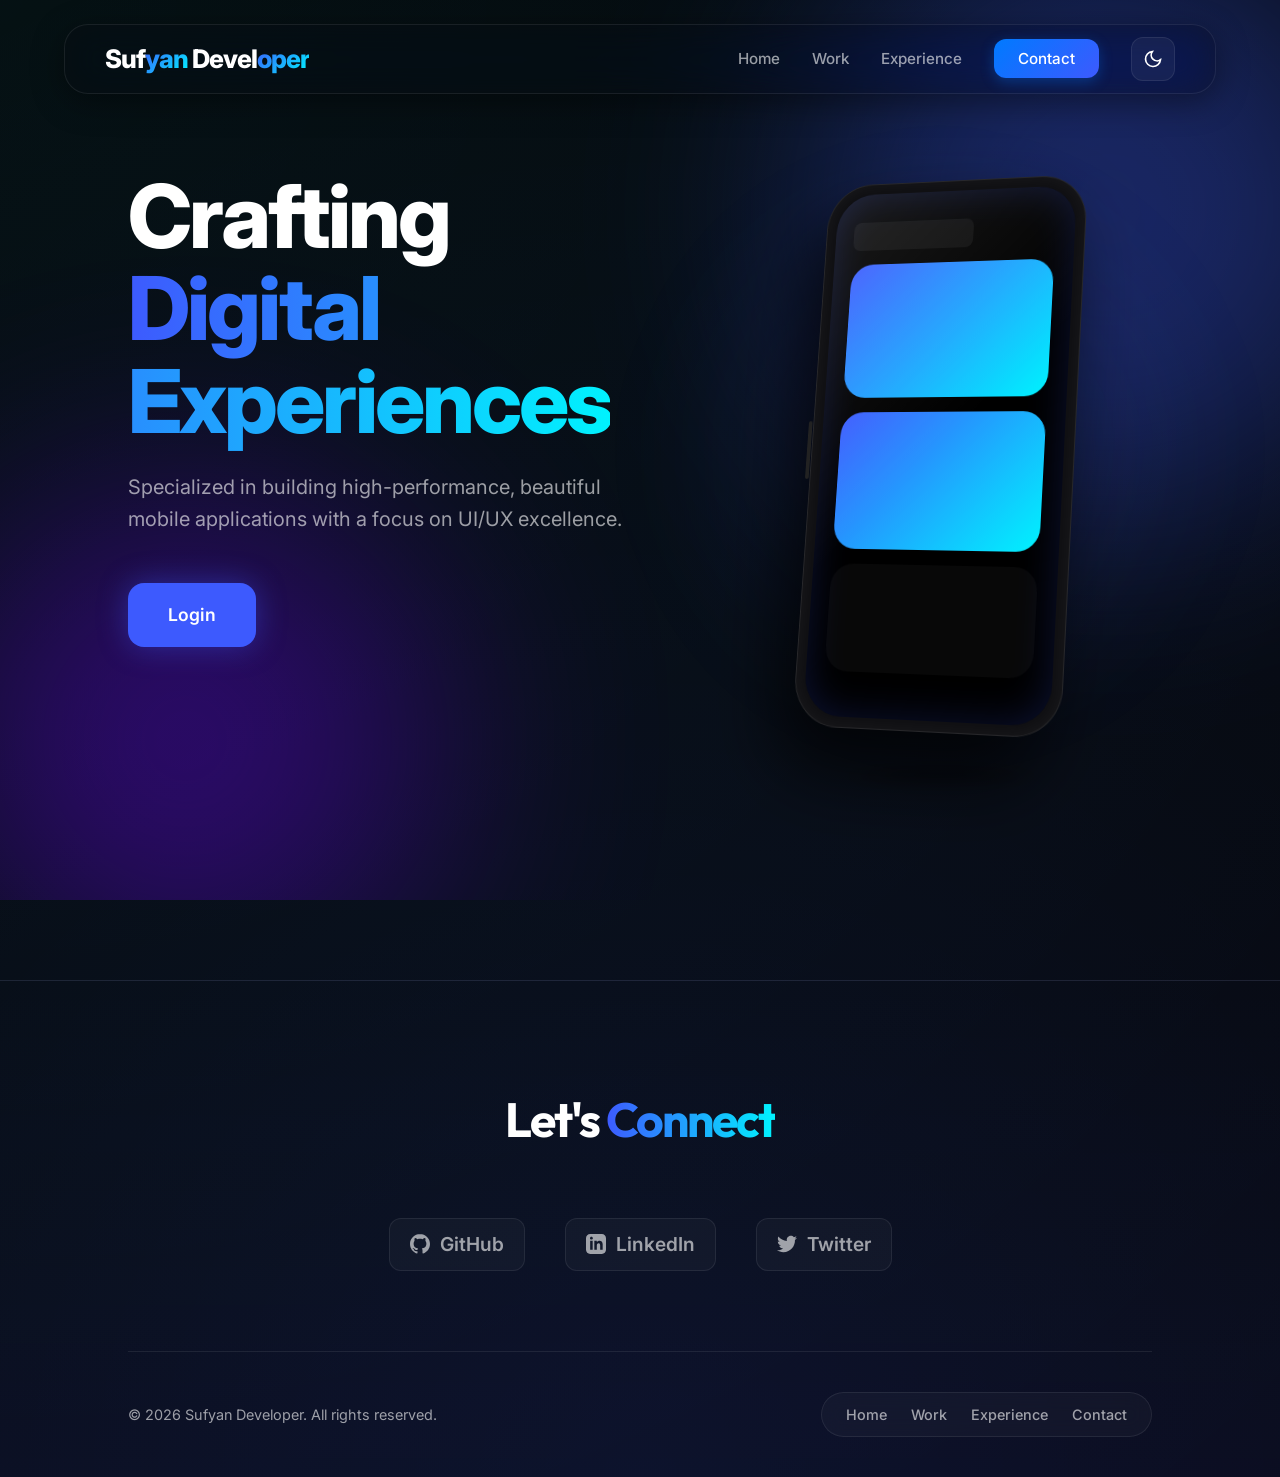
<file: index.html>
<!DOCTYPE html>
<html lang="en">

<head>
    <meta charset="UTF-8">
    <meta name="viewport" content="width=device-width, initial-scale=1.0">
    <title>Sufyan | Mobile App Developer Portfolio</title>
    <meta name="description"
        content="High-end, modern portfolio of a Mobile App Developer specializing in crafting premium digital experiences.">
    <link rel="preconnect" href="https://fonts.googleapis.com">
    <link rel="preconnect" href="https://fonts.gstatic.com" crossorigin>
    <link
        href="https://fonts.googleapis.com/css2?family=Inter:wght@300;400;600;800&family=Outfit:wght@300;400;600;800&display=swap"
        rel="stylesheet">
    <link rel="stylesheet" href="style.css">
</head>

<body>
    <header>
        <nav class="glass-nav">
            <div class="user-info" id="userInfoHeader">
                <div class="user-avatar" id="avatarInitials" title="Click to change photo">
                    <span id="initialsText">S</span>
                </div>
                <input type="file" id="avatarInput" accept="image/*" style="display: none;">
                <div class="user-details">
                    <span class="user-name" id="userNameDisplay">Sufyan</span>
                    <span class="user-email" id="userEmailDisplay">sufyan@example.com</span>
                </div>
                <span class="logout-btn" id="logoutBtn">Logout</span>
            </div>
            <div class="logo">Suf<span>yan</span> Devel<span>oper</span></div>
            <ul class="nav-links">
                <li><a href="index.html#hero">Home</a></li>
                <li><a href="work.html">Work</a></li>
                <li><a href="experience.html">Experience</a></li>
                <li><a href="contact.html" class="btn-primary" id="contactBtnNav">Contact</a></li>
                <li class="theme-switch-wrapper">
                    <button id="themeToggle" class="theme-toggle" aria-label="Toggle dark/light mode">
                        <svg class="sun-icon" viewBox="0 0 24 24" fill="none" stroke="currentColor" stroke-width="2">
                            <circle cx="12" cy="12" r="5"></circle>
                            <line x1="12" y1="1" x2="12" y2="3"></line>
                            <line x1="12" y1="21" x2="12" y2="23"></line>
                            <line x1="4.22" y1="4.22" x2="5.64" y2="5.64"></line>
                            <line x1="18.36" y1="18.36" x2="19.78" y2="19.78"></line>
                            <line x1="1" y1="12" x2="3" y2="12"></line>
                            <line x1="21" y1="12" x2="23" y2="12"></line>
                            <line x1="4.22" y1="19.78" x2="5.64" y2="18.36"></line>
                            <line x1="18.36" y1="5.64" x2="19.78" y2="4.22"></line>
                        </svg>
                        <svg class="moon-icon" viewBox="0 0 24 24" fill="none" stroke="currentColor" stroke-width="2">
                            <path d="M21 12.79A9 9 0 1 1 11.21 3 7 7 0 0 0 21 12.79z"></path>
                        </svg>
                    </button>
                </li>
            </ul>
        </nav>
    </header>

    <main>
        <section id="hero" class="hero">
            <div class="hero-container">
                <div class="hero-content">
                    <h1 class="reveal-text">Crafting <br><span class="accent-text">Digital Experiences</span></h1>
                    <p class="hero-subtitle">Specialized in building high-performance, beautiful mobile applications
                        with a focus on UI/UX excellence.</p>
                    <div class="hero-btns">
                        <a href="contact.html" class="btn-glow">Login</a>
                    </div>
                </div>

                <div class="hero-visual">
                    <div class="phone-wrapper">
                        <div class="phone-3d">
                            <div class="phone-screen">
                                <div class="app-ui">
                                    <div class="app-header"></div>
                                    <div class="app-card"></div>
                                    <div class="app-card secondary"></div>
                                    <div class="app-stats"></div>
                                    <div class="app-tabs">
                                        <span></span><span></span><span></span><span></span>
                                    </div>
                                </div>
                            </div>
                        </div>
                        <div class="phone-shadow"></div>
                    </div>
                    <div class="glow-sphere"></div>
                </div>
            </div>
            <div class="background-decor">
                <div class="blob blob-1"></div>
                <div class="blob blob-2"></div>
            </div>
        </section>


    </main>

    <footer class="premium-footer">
        <div class="footer-top">
            <h2 class="reveal-up">Let's <span class="accent-text">Connect</span></h2>
        </div>
        <div class="footer-social-links reveal-up">
            <a href="https://github.com" target="_blank">
                <svg viewBox="0 0 24 24">
                    <path
                        d="M12 0c-6.626 0-12 5.373-12 12 0 5.302 3.438 9.8 8.207 11.387.599.111.793-.261.793-.577v-2.234c-3.338.726-4.041-1.416-4.041-1.416-.546-1.387-1.333-1.756-1.333-1.756-1.089-.745.083-.729.083-.729 1.205.084 1.839 1.237 1.839 1.237 1.07 1.834 2.807 1.304 3.492.997.107-.775.418-1.305.762-1.604-2.665-.305-5.467-1.334-5.467-5.931 0-1.311.469-2.381 1.236-3.221-.124-.303-.535-1.524.117-3.176 0 0 1.008-.322 3.301 1.23.957-.266 1.983-.399 3.003-.404 1.02.005 2.047.138 3.006.404 2.291-1.552 3.297-1.23 3.297-1.23.653 1.653.242 2.874.118 3.176.77.84 1.235 1.911 1.235 3.221 0 4.609-2.807 5.624-5.479 5.921.43.372.823 1.102.823 2.222v3.293c0 .319.192.694.801.576 4.765-1.589 8.199-6.086 8.199-11.386 0-6.627-5.373-12-12-12z" />
                </svg>
                GitHub
            </a>
            <a href="https://linkedin.com" target="_blank">
                <svg viewBox="0 0 24 24">
                    <path
                        d="M19 0h-14c-2.761 0-5 2.239-5 5v14c0 2.761 2.239 5 5 5h14c2.761 0 5-2.239 5-5v-14c0-2.761-2.239-5-5-5zm-11 19h-3v-11h3v11zm-1.5-12.268c-.966 0-1.75-.79-1.75-1.764s.784-1.764 1.75-1.764 1.75.79 1.75 1.764-.783 1.764-1.75 1.764zm13.5 12.268h-3v-5.604c0-3.368-4-3.113-4 0v5.604h-3v-11h3v1.765c1.396-2.586 7-2.777 7 2.476v6.759z" />
                </svg>
                LinkedIn
            </a>
            <a href="https://twitter.com" target="_blank">
                <svg viewBox="0 0 24 24">
                    <path
                        d="M24 4.557c-.883.392-1.832.656-2.828.775 1.017-.609 1.798-1.574 2.165-2.724-.951.564-2.005.974-3.127 1.195-.897-.957-2.178-1.555-3.594-1.555-3.179 0-5.515 2.966-4.797 6.045-4.091-.205-7.719-2.165-10.148-5.144-1.29 2.213-.669 5.108 1.523 6.574-.806-.026-1.566-.247-2.229-.616-.054 2.281 1.581 4.415 3.949 4.89-.693.188-1.452.232-2.224.084.626 1.956 2.444 3.379 4.6 3.419-2.07 1.623-4.678 2.348-7.29 2.04 2.179 1.397 4.768 2.212 7.548 2.212 9.142 0 14.307-7.721 13.995-14.646.962-.695 1.797-1.562 2.457-2.549z" />
                </svg>
                Twitter
            </a>
        </div>
        <div class="footer-bottom">
            <p>&copy; 2026 Sufyan Developer. All rights reserved.</p>
            <div class="mini-navbar">
                <a href="index.html">Home</a>
                <a href="work.html">Work</a>
                <a href="experience.html">Experience</a>
                <a href="contact.html">Contact</a>
            </div>
        </div>
    </footer>


    <script src="script.js"></script>
</body>

</html>
</file>
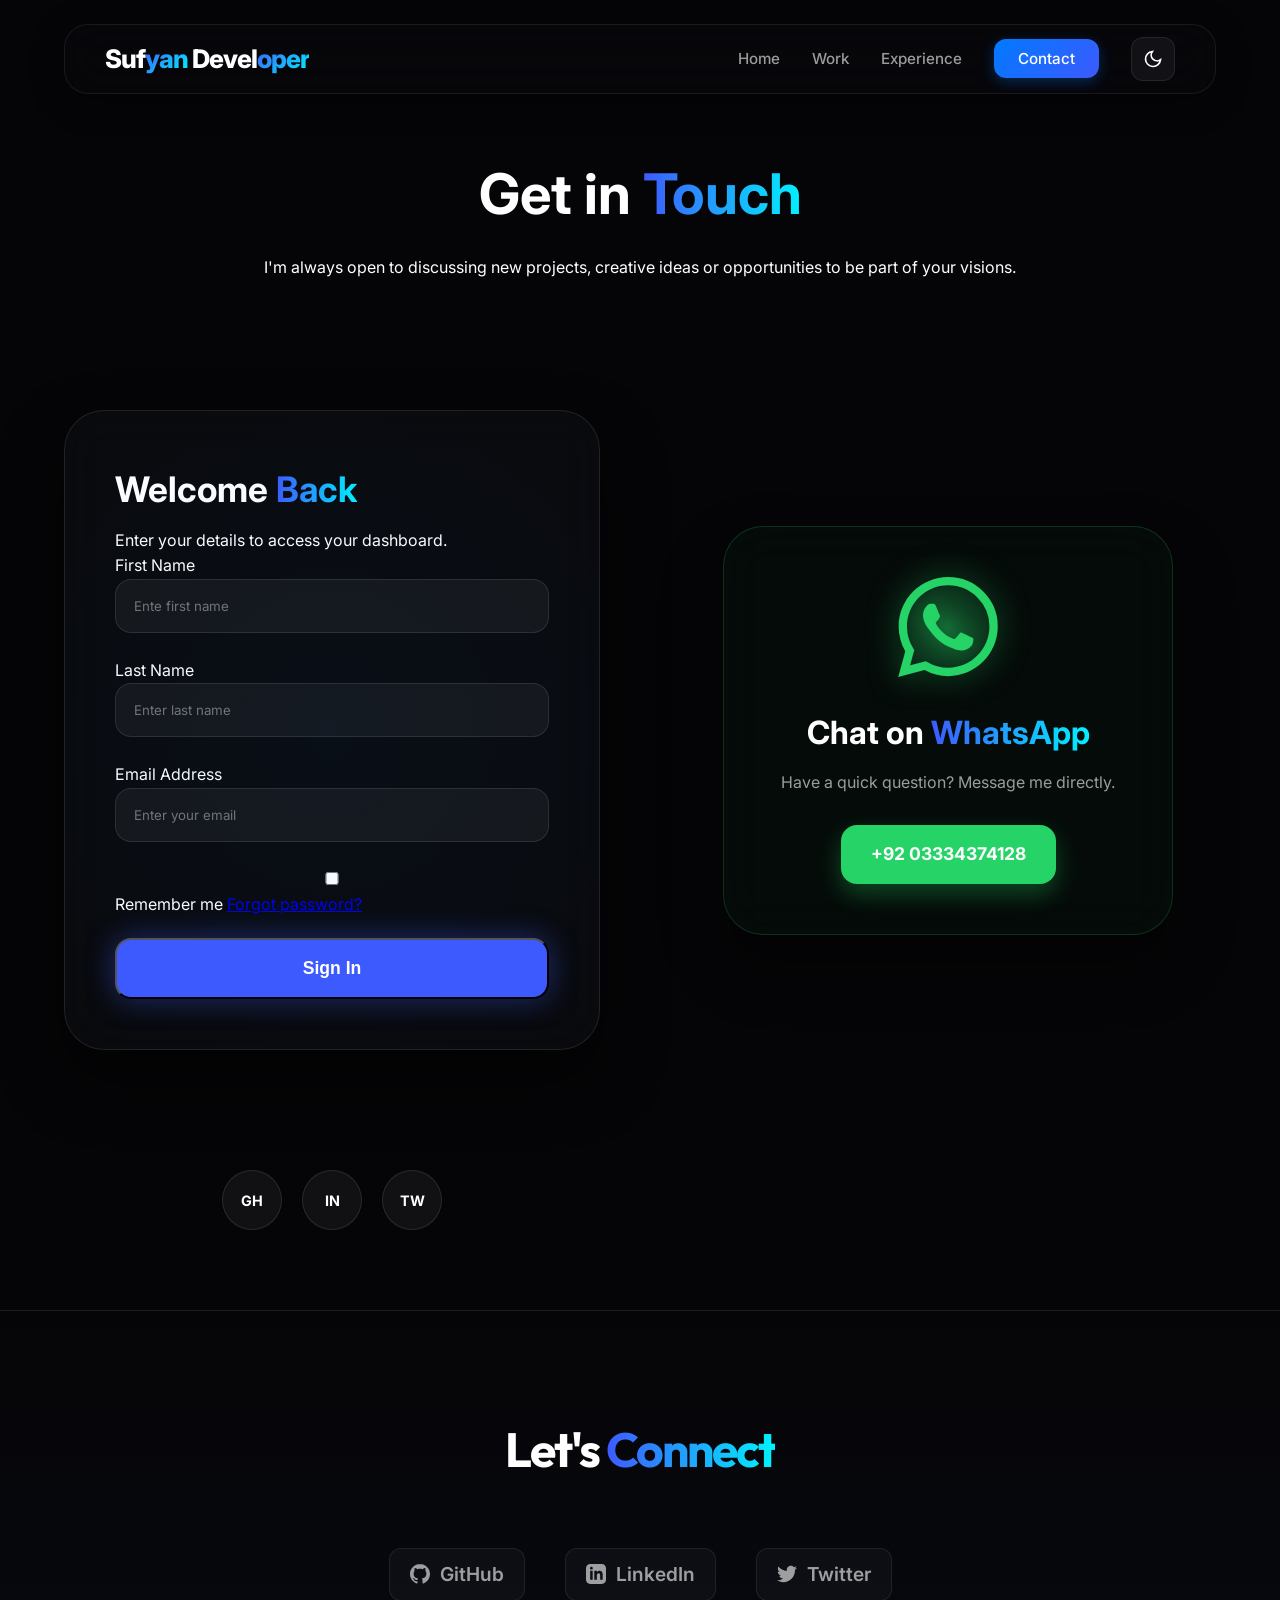
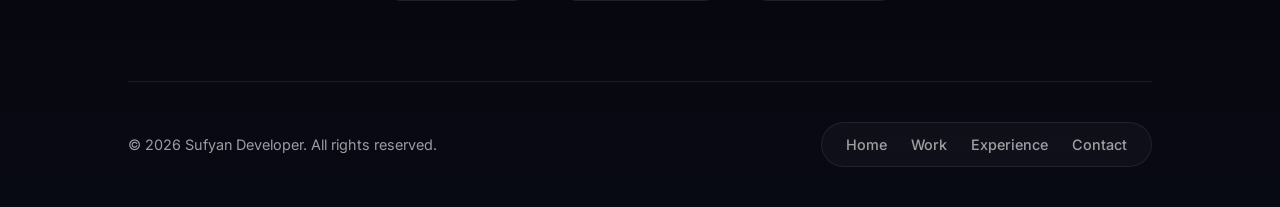
<file: contact.html>
<!DOCTYPE html>
<html lang="en">

<head>
    <meta charset="UTF-8">
    <meta name="viewport" content="width=device-width, initial-scale=1.0">
    <title>Contact & Login | Sufyan Developer</title>
    <link rel="preconnect" href="https://fonts.googleapis.com">
    <link rel="preconnect" href="https://fonts.gstatic.com" crossorigin>
    <link
        href="https://fonts.googleapis.com/css2?family=Inter:wght@300;400;600;800&family=Outfit:wght@300;400;600;800&display=swap"
        rel="stylesheet">
    <link rel="stylesheet" href="style.css">
</head>

<body class="sub-page">
    <header>
        <nav class="glass-nav">
            <div class="user-info" id="userInfoHeader">
                <div class="user-avatar" id="avatarInitials" title="Click to change photo">
                    <span id="initialsText">S</span>
                </div>
                <input type="file" id="avatarInput" accept="image/*" style="display: none;">
                <div class="user-details">
                    <span class="user-name" id="userNameDisplay">Sufyan</span>
                    <span class="user-email" id="userEmailDisplay">sufyan@example.com</span>
                </div>
                <span class="logout-btn" id="logoutBtn">Logout</span>
            </div>
            <div class="logo"><a href="index.html" style="text-decoration: none; color: inherit;">Suf<span>yan</span>
                    Devel<span>oper</span></a></div>
            <ul class="nav-links">
                <li><a href="index.html#hero">Home</a></li>
                <li><a href="work.html">Work</a></li>
                <li><a href="experience.html">Experience</a></li>
                <li><a href="contact.html" class="btn-primary" id="contactBtnNav">Contact</a></li>
                <li class="theme-switch-wrapper">
                    <button id="themeToggle" class="theme-toggle" aria-label="Toggle dark/light mode">
                        <svg class="sun-icon" viewBox="0 0 24 24" fill="none" stroke="currentColor" stroke-width="2">
                            <circle cx="12" cy="12" r="5"></circle>
                            <line x1="12" y1="1" x2="12" y2="3"></line>
                            <line x1="12" y1="21" x2="12" y2="23"></line>
                            <line x1="4.22" y1="4.22" x2="5.64" y2="5.64"></line>
                            <line x1="18.36" y1="18.36" x2="19.78" y2="19.78"></line>
                            <line x1="1" y1="12" x2="3" y2="12"></line>
                            <line x1="21" y1="12" x2="23" y2="12"></line>
                            <line x1="4.22" y1="19.78" x2="5.64" y2="18.36"></line>
                            <line x1="18.36" y1="5.64" x2="19.78" y2="4.22"></line>
                        </svg>
                        <svg class="moon-icon" viewBox="0 0 24 24" fill="none" stroke="currentColor" stroke-width="2">
                            <path d="M21 12.79A9 9 0 1 1 11.21 3 7 7 0 0 0 21 12.79z"></path>
                        </svg>
                    </button>
                </li>
            </ul>
        </nav>
    </header>

    <main class="contact-page-main">
        <section class="auth-contact-container">
            <div class="contact-header reveal-up">
                <h2>Get in <span class="accent-text">Touch</span></h2>
                <p>I'm always open to discussing new projects, creative ideas or opportunities to be part of your
                    visions.</p>
            </div>

            <!-- Left Side: Login Screen -->

            <div class="auth-side reveal-up">
                <div class="glass-card login-card">
                    <h2>Welcome <span class="accent-text">Back</span></h2>
                    <p>Enter your details to access your dashboard.</p>
                    <form class="auth-form" id="loginForm">
                        <div class="form-group">
                            <label>First Name</label>
                            <input type="text" id="firstName" placeholder="Ente first name" required>
                        </div>
                        <div class="form-group">
                            <label>Last Name</label>
                            <input type="text" id="lastName" placeholder="Enter last name" required>
                        </div>
                        <div class="form-group">
                            <label>Email Address</label>
                            <input type="email" id="email" placeholder="Enter your email" required>
                        </div>
                        <div class="form-options">
                            <label><input type="checkbox"> Remember me</label>
                            <a href="#">Forgot password?</a>
                        </div>
                        <button type="submit" class="btn-glow full-width" id="loginSubmitBtn">
                            <span class="btn-text">Sign In</span>
                        </button>
                    </form>
                </div>
            </div>

            <!-- Right Side: WhatsApp Contact -->
            <div class="whatsapp-side reveal-up">
                <div class="glass-card whatsapp-card">
                    <div class="whatsapp-icon-container">
                        <div class="whatsapp-glow"></div>
                        <svg class="whatsapp-svg" viewBox="0 0 24 24" xmlns="http://www.w3.org/2000/svg">
                            <path
                                d="M17.472 14.382c-.297-.149-1.758-.867-2.03-.967-.273-.099-.471-.148-.67.15-.197.297-.767.966-.94 1.164-.173.199-.347.223-.644.075-.297-.15-1.255-.463-2.39-1.475-.883-.788-1.48-1.761-1.653-2.059-.173-.297-.018-.458.13-.606.134-.133.298-.347.446-.52.149-.174.198-.298.298-.497.099-.198.05-.371-.025-.52-.075-.149-.669-1.612-.916-2.207-.242-.579-.487-.5-.669-.51-.173-.008-.371-.01-.57-.01-.198 0-.52.074-.792.372-.272.297-1.04 1.016-1.04 2.479 0 1.462 1.065 2.875 1.213 3.074.149.198 2.096 3.2 5.077 4.487.709.306 1.262.489 1.694.625.712.227 1.36.195 1.871.118.571-.085 1.758-.719 2.006-1.413.248-.694.248-1.289.173-1.413-.074-.124-.272-.198-.57-.347m-5.421 7.403h-.004a9.87 9.87 0 01-5.031-1.378l-.361-.214-3.741.982.998-3.648-.235-.374a9.86 9.86 0 01-1.51-5.26c.001-5.45 4.436-9.884 9.888-9.884 2.64 0 5.122 1.03 6.988 2.898a9.825 9.825 0 012.893 6.994c-.003 5.45-4.437 9.884-9.885 9.884m8.413-18.297A11.815 11.815 0 0012.05 0C5.495 0 .16 5.335.157 11.892c0 2.096.547 4.142 1.588 5.945L.057 24l6.305-1.654a11.882 11.882 0 005.683 1.448h.005c6.554 0 11.89-5.335 11.893-11.893a11.821 11.821 0 00-3.48-8.413Z" />
                        </svg>
                    </div>
                    <h3>Chat on <span class="accent-text">WhatsApp</span></h3>
                    <p>Have a quick question? Message me directly.</p>
                    <a href="https://wa.me/923000000000" target="_blank" class="whatsapp-number-btn">
                        <span>+92 03334374128</span>
                    </a>
                </div>
            </div>

            <div class="social-icons-row">
                <div class="social-icon-wrapper" data-tooltip="GitHub">
                    <a href="https://github.com" target="_blank" class="social-circle">GH</a>
                </div>
                <div class="social-icon-wrapper" data-tooltip="LinkedIn">
                    <a href="https://linkedin.com" target="_blank" class="social-circle">IN</a>
                </div>
                <div class="social-icon-wrapper" data-tooltip="Twitter">
                    <a href="https://twitter.com" target="_blank" class="social-circle">TW</a>
                </div>
            </div>
            </div>
        </section>
    </main>

    <footer class="premium-footer">
        <div class="footer-top">
            <h2 class="reveal-up">Let's <span class="accent-text">Connect</span></h2>
        </div>
        <div class="footer-social-links reveal-up">
            <a href="https://github.com" target="_blank">
                <svg viewBox="0 0 24 24">
                    <path
                        d="M12 0c-6.626 0-12 5.373-12 12 0 5.302 3.438 9.8 8.207 11.387.599.111.793-.261.793-.577v-2.234c-3.338.726-4.041-1.416-4.041-1.416-.546-1.387-1.333-1.756-1.333-1.756-1.089-.745.083-.729.083-.729 1.205.084 1.839 1.237 1.839 1.237 1.07 1.834 2.807 1.304 3.492.997.107-.775.418-1.305.762-1.604-2.665-.305-5.467-1.334-5.467-5.931 0-1.311.469-2.381 1.236-3.221-.124-.303-.535-1.524.117-3.176 0 0 1.008-.322 3.301 1.23.957-.266 1.983-.399 3.003-.404 1.02.005 2.047.138 3.006.404 2.291-1.552 3.297-1.23 3.297-1.23.653 1.653.242 2.874.118 3.176.77.84 1.235 1.911 1.235 3.221 0 4.609-2.807 5.624-5.479 5.921.43.372.823 1.102.823 2.222v3.293c0 .319.192.694.801.576 4.765-1.589 8.199-6.086 8.199-11.386 0-6.627-5.373-12-12-12z" />
                </svg>
                GitHub
            </a>
            <a href="https://linkedin.com" target="_blank">
                <svg viewBox="0 0 24 24">
                    <path
                        d="M19 0h-14c-2.761 0-5 2.239-5 5v14c0 2.761 2.239 5 5 5h14c2.761 0 5-2.239 5-5v-14c0-2.761-2.239-5-5-5zm-11 19h-3v-11h3v11zm-1.5-12.268c-.966 0-1.75-.79-1.75-1.764s.784-1.764 1.75-1.764 1.75.79 1.75 1.764-.783 1.764-1.75 1.764zm13.5 12.268h-3v-5.604c0-3.368-4-3.113-4 0v5.604h-3v-11h3v1.765c1.396-2.586 7-2.777 7 2.476v6.759z" />
                </svg>
                LinkedIn
            </a>
            <a href="https://twitter.com" target="_blank">
                <svg viewBox="0 0 24 24">
                    <path
                        d="M24 4.557c-.883.392-1.832.656-2.828.775 1.017-.609 1.798-1.574 2.165-2.724-.951.564-2.005.974-3.127 1.195-.897-.957-2.178-1.555-3.594-1.555-3.179 0-5.515 2.966-4.797 6.045-4.091-.205-7.719-2.165-10.148-5.144-1.29 2.213-.669 5.108 1.523 6.574-.806-.026-1.566-.247-2.229-.616-.054 2.281 1.581 4.415 3.949 4.89-.693.188-1.452.232-2.224.084.626 1.956 2.444 3.379 4.6 3.419-2.07 1.623-4.678 2.348-7.29 2.04 2.179 1.397 4.768 2.212 7.548 2.212 9.142 0 14.307-7.721 13.995-14.646.962-.695 1.797-1.562 2.457-2.549z" />
                </svg>
                Twitter
            </a>
        </div>
        <div class="footer-bottom">
            <p>&copy; 2026 Sufyan Developer. All rights reserved.</p>
            <div class="mini-navbar">
                <a href="index.html">Home</a>
                <a href="work.html">Work</a>
                <a href="experience.html">Experience</a>
                <a href="contact.html">Contact</a>
            </div>
        </div>
    </footer>

    <script src="script.js"></script>
</body>


</html>
</file>
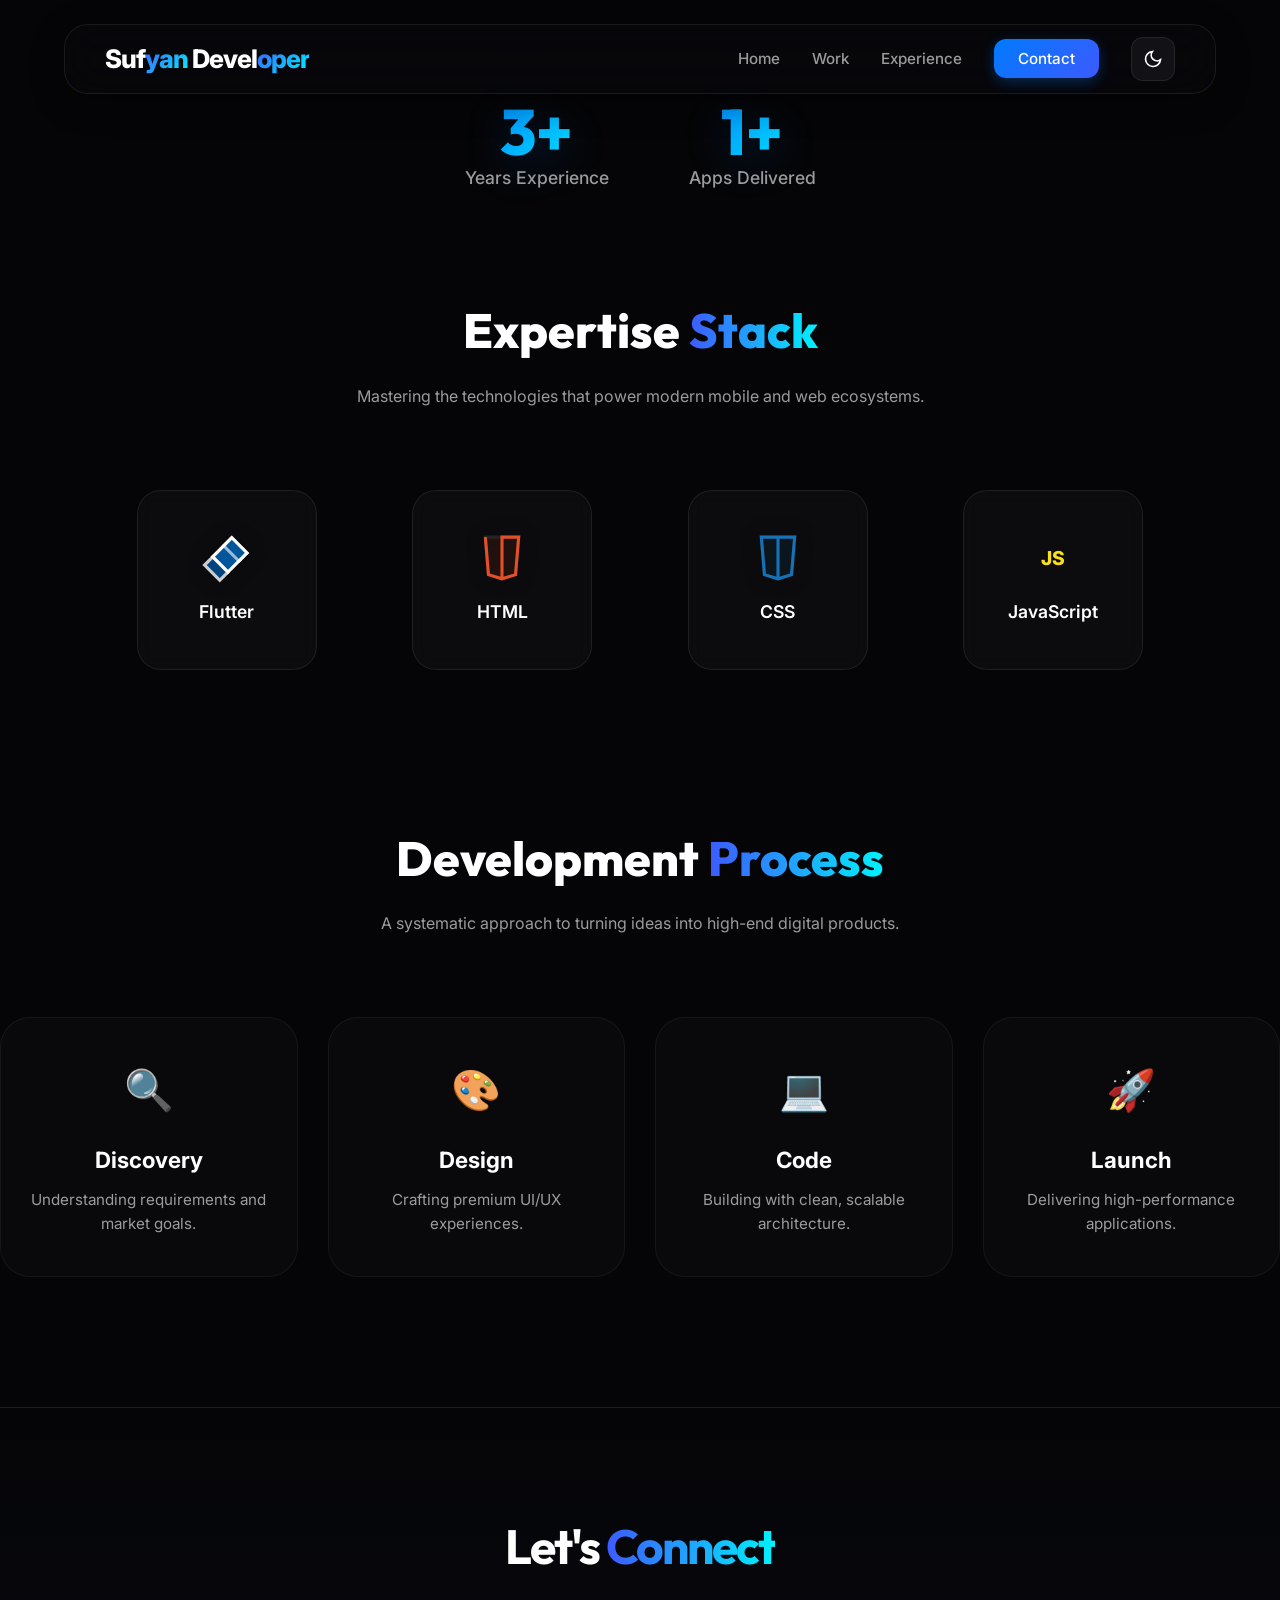
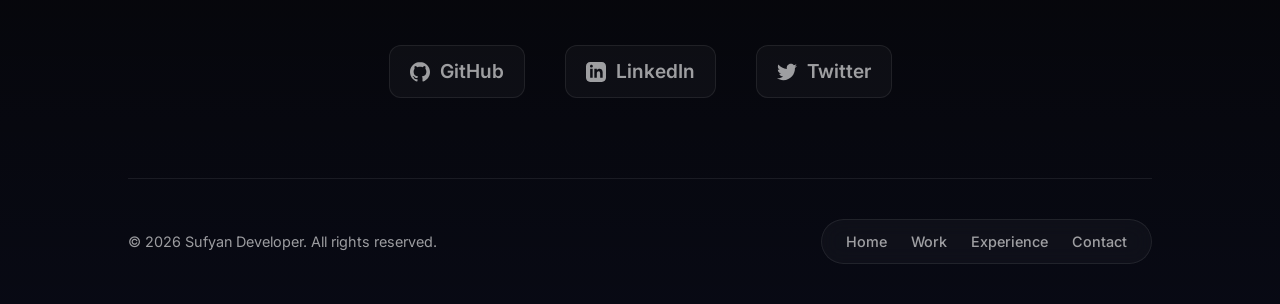
<file: experience.html>
<!DOCTYPE html>
<html lang="en">

<head>
    <meta charset="UTF-8">
    <meta name="viewport" content="width=device-width, initial-scale=1.0">
    <title>Experience | Sufyan Developer Portfolio</title>
    <link rel="preconnect" href="https://fonts.googleapis.com">
    <link rel="preconnect" href="https://fonts.gstatic.com" crossorigin>
    <link
        href="https://fonts.googleapis.com/css2?family=Inter:wght@300;400;600;800&family=Outfit:wght@300;400;600;800&display=swap"
        rel="stylesheet">
    <link rel="stylesheet" href="style.css">
</head>

<body class="sub-page">
    <header>
        <nav class="glass-nav">
            <div class="user-info" id="userInfoHeader">
                <div class="user-avatar" id="avatarInitials" title="Click to change photo">
                    <span id="initialsText">S</span>
                </div>
                <input type="file" id="avatarInput" accept="image/*" style="display: none;">
                <div class="user-details">
                    <span class="user-name" id="userNameDisplay">Sufyan</span>
                    <span class="user-email" id="userEmailDisplay">sufyan@example.com</span>
                </div>
                <span class="logout-btn" id="logoutBtn">Logout</span>
            </div>
            <div class="logo"><a href="index.html" style="text-decoration: none; color: inherit;">Suf<span>yan</span>
                    Devel<span>oper</span></a></div>
            <ul class="nav-links">
                <li><a href="index.html#hero">Home</a></li>
                <li><a href="work.html">Work</a></li>
                <li><a href="experience.html">Experience</a></li>
                <li><a href="contact.html" class="btn-primary" id="contactBtnNav">Contact</a></li>
                <li class="theme-switch-wrapper">
                    <button id="themeToggle" class="theme-toggle" aria-label="Toggle dark/light mode">
                        <svg class="sun-icon" viewBox="0 0 24 24" fill="none" stroke="currentColor" stroke-width="2">
                            <circle cx="12" cy="12" r="5"></circle>
                            <line x1="12" y1="1" x2="12" y2="3"></line>
                            <line x1="12" y1="21" x2="12" y2="23"></line>
                            <line x1="4.22" y1="4.22" x2="5.64" y2="5.64"></line>
                            <line x1="18.36" y1="18.36" x2="19.78" y2="19.78"></line>
                            <line x1="1" y1="12" x2="3" y2="12"></line>
                            <line x1="21" y1="12" x2="23" y2="12"></line>
                            <line x1="4.22" y1="19.78" x2="5.64" y2="18.36"></line>
                            <line x1="18.36" y1="5.64" x2="19.78" y2="4.22"></line>
                        </svg>
                        <svg class="moon-icon" viewBox="0 0 24 24" fill="none" stroke="currentColor" stroke-width="2">
                            <path d="M21 12.79A9 9 0 1 1 11.21 3 7 7 0 0 0 21 12.79z"></path>
                        </svg>
                    </button>
                </li>
            </ul>
        </nav>
    </header>

    <main>
        <section id="experience" class="experience-section" style="padding-top: 50px;">
            <!-- Experience Stats Section -->
            <div class="experience-stats reveal-up">
                <div class="stat-item" style="padding-top: 50px;">
                    <span class="stat-number">3+</span>
                    <span class="stat-label">Years Experience</span>
                </div>
                <div class="stat-item" style="padding-top: 50px;">
                    <span class="stat-number">1+</span>
                    <span class="stat-label">Apps Delivered</span>
                </div>
            </div>

            <div class="section-header">
                <h2 class="reveal-up">Expertise <span class="accent-text">Stack</span></h2>
                <p class="reveal-up">Mastering the technologies that power modern mobile and web ecosystems.</p>
            </div>

            <div class="skills-container">
                <div class="skills-grid reveal-up">
                    <!-- Flutter -->
                    <div class="skill-card" style="--accent: #02569B;">
                        <div class="skill-icon">
                            <svg viewBox="0 0 24 24" fill="none" stroke="currentColor" stroke-width="1.5">
                                <path d="M14.308 2.25L5.132 11.45L12.441 18.775L21.617 9.575L14.308 2.25Z"
                                    fill="var(--accent)" />
                                <path d="M12.441 18.775L8.534 22.682L1.225 15.373L5.132 11.466L12.441 18.775Z"
                                    fill="var(--accent)" opacity="0.8" />
                                <path d="M14.308 2.25L10.401 6.157L17.71 13.466L21.617 9.559L14.308 2.25Z"
                                    fill="var(--accent)" opacity="0.6" />
                            </svg>
                        </div>
                        <span class="skill-name">Flutter</span>
                        <div class="skill-glow"></div>
                    </div>

                    <!-- Firebase -->
                    <!-- <div class="skill-card" style="--accent: #FFCA28;">
                        <div class="skill-icon">
                            <svg viewBox="0 0 24 24" fill="none" stroke="currentColor" stroke-width="1.5">
                                <path
                                    d="M3.89 15.67L5.26 3.63C5.28 3.43 5.39 3.26 5.56 3.17C5.73 3.08 5.92 3.08 6.09 3.18L7.81 4.22L11.75 8.16L3.89 15.67Z"
                                    fill="var(--accent)" />
                                <path
                                    d="M20.11 15.67L20.24 15.42L18.74 2.14C18.72 1.94 18.61 1.77 18.44 1.68C18.27 1.59 18.08 1.59 17.91 1.69L11.75 8.16L3.89 15.67C3.72 15.83 3.66 16.07 3.73 16.3C3.8 16.53 4 16.69 4.24 16.7L19.76 16.7C20 16.7 20.22 16.54 20.27 16.31C20.32 16.08 20.26 15.84 20.11 15.67Z"
                                    fill="var(--accent)" opacity="0.8" />
                            </svg>
                        </div>
                        <span class="skill-name">Firebase</span>
                        <div class="skill-glow"></div>
                    </div> -->

                    <!-- React -->
                    <!-- <div class="skill-card" style="--accent: #61DAFB;">
                        <div class="skill-icon">
                            <svg viewBox="0 0 24 24" fill="none" stroke="currentColor" stroke-width="1.5">
                                <circle cx="12" cy="12" r="2" fill="var(--accent)" />
                                <path
                                    d="M12 7C14.7614 7 17 9.23858 17 12C17 14.7614 14.7614 17 12 17C9.23858 17 7 14.7614 7 12C7 9.23858 9.23858 7 12 7Z"
                                    stroke="var(--accent)" />
                                <ellipse cx="12" cy="12" rx="10" ry="4.5" stroke="var(--accent)" stroke-width="1.5" />
                                <ellipse cx="12" cy="12" rx="10" ry="4.5" stroke="var(--accent)" stroke-width="1.5"
                                    transform="rotate(60 12 12)" />
                                <ellipse cx="12" cy="12" rx="10" ry="4.5" stroke="var(--accent)" stroke-width="1.5"
                                    transform="rotate(120 12 12)" />
                            </svg>
                        </div>
                        <span class="skill-name">React</span>
                        <div class="skill-glow"></div>
                    </div> -->

                    <!-- Kotlin -->
                    <!-- <div class="skill-card" style="--accent: #7F52FF;">
                        <div class="skill-icon">
                            <svg viewBox="0 0 24 24" fill="none" stroke="currentColor" stroke-width="1.5">
                                <path d="M22 22H2L12 12L22 2V22Z" fill="var(--accent)" />
                                <path d="M22 2H12L2 12H12L22 2Z" fill="var(--accent)" opacity="0.8" />
                            </svg>
                        </div>
                        <span class="skill-name">Kotlin</span>
                        <div class="skill-glow"></div>
                    </div>

                     Swift -->
                    <!-- <div class="skill-card" style="--accent: #F05138;">
                        <div class="skill-icon">
                            <svg viewBox="0 0 24 24" fill="none" stroke="currentColor" stroke-width="1.5">
                                <path
                                    d="M20.5 15.5C20.5 18.5 17.5 21.5 14.5 21.5C11.5 21.5 8.5 18.5 8.5 15.5C8.5 12.5 11.5 9.5 14.5 9.5C17.5 9.5 20.5 12.5 20.5 15.5Z"
                                    fill="var(--accent)" />
                                <path
                                    d="M12 2C12 2 4 10 4 15C4 19.4183 7.58172 23 12 23C16.4183 23 20 19.4183 20 15C20 10 12 2 12 2Z"
                                    stroke="var(--accent)" stroke-width="1.5" />
                            </svg>
                        </div>
                        <span class="skill-name">Swift</span>
                        <div class="skill-glow"></div>
                    </div>

                    Node.js -->
                    <!-- <div class="skill-card" style="--accent: #47A248;">
                        <div class="skill-icon">
                            <svg viewBox="0 0 24 24" fill="none" stroke="currentColor" stroke-width="1.5">
                                <path d="M12 2L3.5 7V17L12 22L20.5 17V7L12 2Z" stroke="var(--accent)"
                                    stroke-width="1.5" />
                                <path d="M12 6L7.5 8.5V13.5L12 16L16.5 13.5V8.5L12 6Z" fill="var(--accent)"
                                    opacity="0.5" />
                            </svg>
                        </div>
                        <span class="skill-name">Node.js</span>
                        <div class="skill-glow"></div>
                    </div> -->

                    <!-- TypeScript -->
                    <!-- <div class="skill-card" style="--accent: #007ACC;">
                        <div class="skill-icon">
                            <div style="font-weight: 800; font-size: 1.2rem; color: var(--accent);">TS</div>
                        </div>
                        <span class="skill-name">TypeScript</span>
                        <div class="skill-glow"></div>
                    </div> -->

                    <!-- HTML -->
                    <div class="skill-card" style="--accent: #E34F26;">
                        <div class="skill-icon">
                            <svg viewBox="0 0 24 24" fill="none" stroke="currentColor" stroke-width="1.5">
                                <path d="M4 2L5.5 20L12 22L18.5 20L20 2H4Z" fill="var(--accent)" opacity="0.1" />
                                <path d="M4 2L5.5 20L12 22L18.5 20L20 2H12V22" stroke="var(--accent)"
                                    stroke-width="1.5" />
                            </svg>
                        </div>
                        <span class="skill-name">HTML</span>
                        <div class="skill-glow"></div>
                    </div>

                    <!-- CSS -->
                    <div class="skill-card" style="--accent: #1572B6;">
                        <div class="skill-icon">
                            <svg viewBox="0 0 24 24" fill="none" stroke="currentColor" stroke-width="1.5">
                                <path d="M4 2L5.5 20L12 22L18.5 20L20 2H4Z" fill="var(--accent)" opacity="0.1" />
                                <path d="M12 2L4 2L5.5 20L12 22L18.5 20L20 2L12 2V22" stroke="var(--accent)"
                                    stroke-width="1.5" />
                            </svg>
                        </div>
                        <span class="skill-name">CSS</span>
                        <div class="skill-glow"></div>
                    </div>

                    <!-- JavaScript -->
                    <div class="skill-card" style="--accent: #F7DF1E;">
                        <div class="skill-icon">
                            <div style="font-weight: 800; font-size: 1.2rem; color: var(--accent);">JS</div>
                        </div>
                        <span class="skill-name">JavaScript</span>
                        <div class="skill-glow"></div>
                    </div>
                </div>
            </div>

            <!-- Process Section -->
            <div class="process-section reveal-up">
                <div class="section-header">
                    <h2 class="reveal-up">Development <span class="accent-text">Process</span></h2>
                    <p class="reveal-up">A systematic approach to turning ideas into high-end digital products.</p>
                </div>
                <div class="process-flow">
                    <div class="process-step">
                        <div class="step-icon">🔍</div>
                        <h3>Discovery</h3>
                        <p>Understanding requirements and market goals.</p>
                    </div>
                    <div class="process-step">
                        <div class="step-icon">🎨</div>
                        <h3>Design</h3>
                        <p>Crafting premium UI/UX experiences.</p>
                    </div>
                    <div class="process-step">
                        <div class="step-icon">💻</div>
                        <h3>Code</h3>
                        <p>Building with clean, scalable architecture.</p>
                    </div>
                    <div class="process-step">
                        <div class="step-icon">🚀</div>
                        <h3>Launch</h3>
                        <p>Delivering high-performance applications.</p>
                    </div>
                </div>
            </div>
        </section>
    </main>

    <footer class="premium-footer">
        <div class="footer-top">
            <h2 class="reveal-up">Let's <span class="accent-text">Connect</span></h2>
        </div>
        <div class="footer-social-links reveal-up">
            <a href="https://github.com" target="_blank">
                <svg viewBox="0 0 24 24">
                    <path
                        d="M12 0c-6.626 0-12 5.373-12 12 0 5.302 3.438 9.8 8.207 11.387.599.111.793-.261.793-.577v-2.234c-3.338.726-4.041-1.416-4.041-1.416-.546-1.387-1.333-1.756-1.333-1.756-1.089-.745.083-.729.083-.729 1.205.084 1.839 1.237 1.839 1.237 1.07 1.834 2.807 1.304 3.492.997.107-.775.418-1.305.762-1.604-2.665-.305-5.467-1.334-5.467-5.931 0-1.311.469-2.381 1.236-3.221-.124-.303-.535-1.524.117-3.176 0 0 1.008-.322 3.301 1.23.957-.266 1.983-.399 3.003-.404 1.02.005 2.047.138 3.006.404 2.291-1.552 3.297-1.23 3.297-1.23.653 1.653.242 2.874.118 3.176.77.84 1.235 1.911 1.235 3.221 0 4.609-2.807 5.624-5.479 5.921.43.372.823 1.102.823 2.222v3.293c0 .319.192.694.801.576 4.765-1.589 8.199-6.086 8.199-11.386 0-6.627-5.373-12-12-12z" />
                </svg>
                GitHub
            </a>
            <a href="https://linkedin.com" target="_blank">
                <svg viewBox="0 0 24 24">
                    <path
                        d="M19 0h-14c-2.761 0-5 2.239-5 5v14c0 2.761 2.239 5 5 5h14c2.761 0 5-2.239 5-5v-14c0-2.761-2.239-5-5-5zm-11 19h-3v-11h3v11zm-1.5-12.268c-.966 0-1.75-.79-1.75-1.764s.784-1.764 1.75-1.764 1.75.79 1.75 1.764-.783 1.764-1.75 1.764zm13.5 12.268h-3v-5.604c0-3.368-4-3.113-4 0v5.604h-3v-11h3v1.765c1.396-2.586 7-2.777 7 2.476v6.759z" />
                </svg>
                LinkedIn
            </a>
            <a href="https://twitter.com" target="_blank">
                <svg viewBox="0 0 24 24">
                    <path
                        d="M24 4.557c-.883.392-1.832.656-2.828.775 1.017-.609 1.798-1.574 2.165-2.724-.951.564-2.005.974-3.127 1.195-.897-.957-2.178-1.555-3.594-1.555-3.179 0-5.515 2.966-4.797 6.045-4.091-.205-7.719-2.165-10.148-5.144-1.29 2.213-.669 5.108 1.523 6.574-.806-.026-1.566-.247-2.229-.616-.054 2.281 1.581 4.415 3.949 4.89-.693.188-1.452.232-2.224.084.626 1.956 2.444 3.379 4.6 3.419-2.07 1.623-4.678 2.348-7.29 2.04 2.179 1.397 4.768 2.212 7.548 2.212 9.142 0 14.307-7.721 13.995-14.646.962-.695 1.797-1.562 2.457-2.549z" />
                </svg>
                Twitter
            </a>
        </div>
        <div class="footer-bottom">
            <p>&copy; 2026 Sufyan Developer. All rights reserved.</p>
            <div class="mini-navbar">
                <a href="index.html">Home</a>
                <a href="work.html">Work</a>
                <a href="experience.html">Experience</a>
                <a href="contact.html">Contact</a>
            </div>
        </div>
    </footer>

    <script src="script.js"></script>
</body>


</html>
</file>
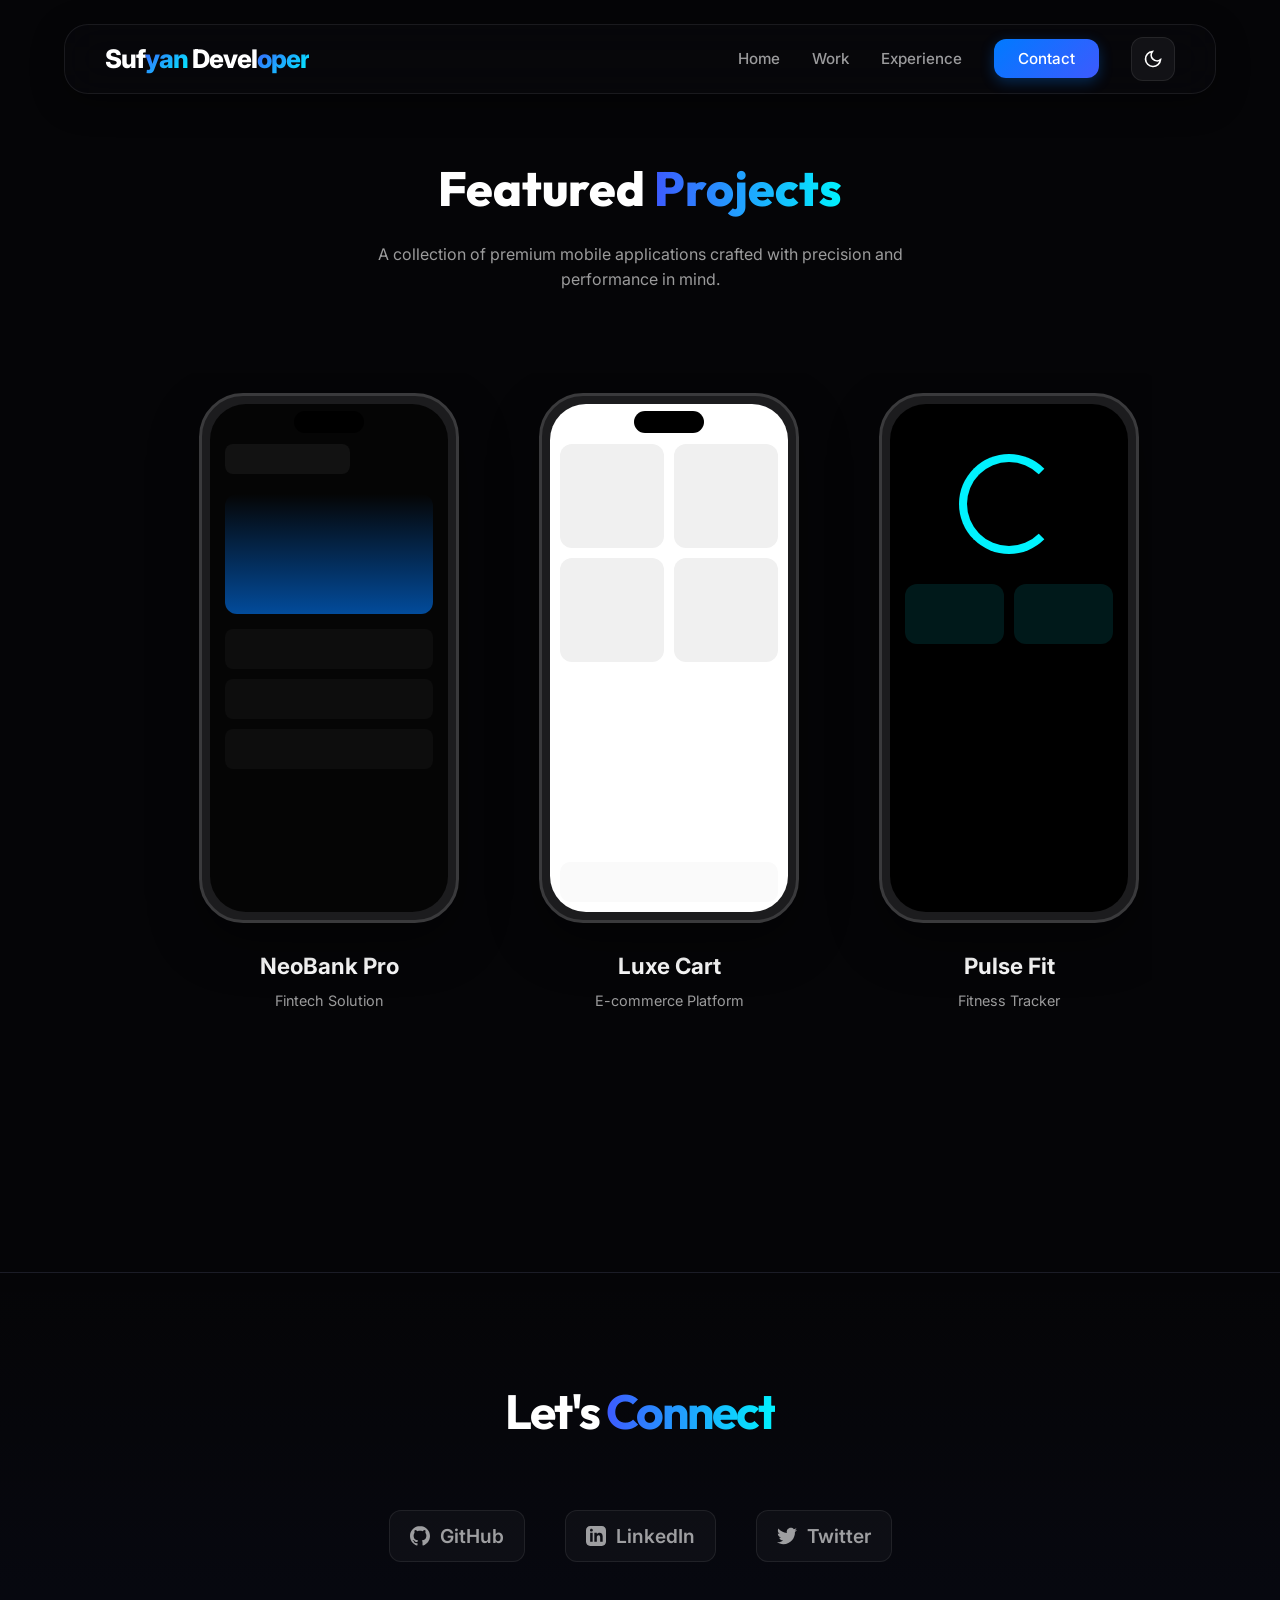
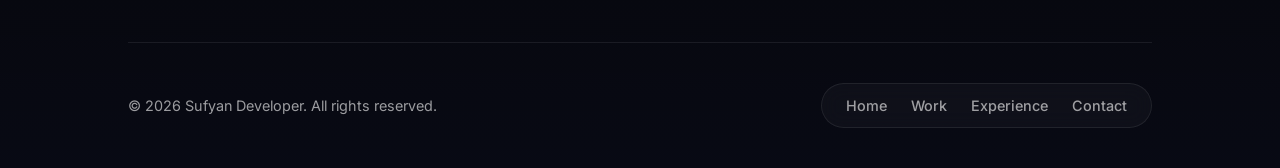
<file: work.html>
<!DOCTYPE html>
<html lang="en">

<head>
    <meta charset="UTF-8">
    <meta name="viewport" content="width=device-width, initial-scale=1.0">
    <title>Work | Sufyan Developer Portfolio</title>
    <link rel="preconnect" href="https://fonts.googleapis.com">
    <link rel="preconnect" href="https://fonts.gstatic.com" crossorigin>
    <link
        href="https://fonts.googleapis.com/css2?family=Inter:wght@300;400;600;800&family=Outfit:wght@300;400;600;800&display=swap"
        rel="stylesheet">
    <link rel="stylesheet" href="style.css">
</head>

<body class="sub-page">
    <header>
        <nav class="glass-nav">
            <div class="user-info" id="userInfoHeader">
                <div class="user-avatar" id="avatarInitials" title="Click to change photo">
                    <span id="initialsText">S</span>
                </div>
                <input type="file" id="avatarInput" accept="image/*" style="display: none;">
                <div class="user-details">
                    <span class="user-name" id="userNameDisplay">Sufyan</span>
                    <span class="user-email" id="userEmailDisplay">sufyan@example.com</span>
                </div>
                <span class="logout-btn" id="logoutBtn">Logout</span>
            </div>
            <div class="logo"><a href="index.html" style="text-decoration: none; color: inherit;">Suf<span>yan</span>
                    Devel<span>oper</span></a></div>
            <ul class="nav-links">
                <li><a href="index.html#hero">Home</a></li>
                <li><a href="work.html">Work</a></li>
                <li><a href="experience.html">Experience</a></li>
                <li><a href="contact.html" class="btn-primary" id="contactBtnNav">Contact</a></li>
                <li class="theme-switch-wrapper">
                    <button id="themeToggle" class="theme-toggle" aria-label="Toggle dark/light mode">
                        <svg class="sun-icon" viewBox="0 0 24 24" fill="none" stroke="currentColor" stroke-width="2">
                            <circle cx="12" cy="12" r="5"></circle>
                            <line x1="12" y1="1" x2="12" y2="3"></line>
                            <line x1="12" y1="21" x2="12" y2="23"></line>
                            <line x1="4.22" y1="4.22" x2="5.64" y2="5.64"></line>
                            <line x1="18.36" y1="18.36" x2="19.78" y2="19.78"></line>
                            <line x1="1" y1="12" x2="3" y2="12"></line>
                            <line x1="21" y1="12" x2="23" y2="12"></line>
                            <line x1="4.22" y1="19.78" x2="5.64" y2="18.36"></line>
                            <line x1="18.36" y1="5.64" x2="19.78" y2="4.22"></line>
                        </svg>
                        <svg class="moon-icon" viewBox="0 0 24 24" fill="none" stroke="currentColor" stroke-width="2">
                            <path d="M21 12.79A9 9 0 1 1 11.21 3 7 7 0 0 0 21 12.79z"></path>
                        </svg>
                    </button>
                </li>
            </ul>
        </nav>
    </header>

    <main>
        <section id="work" class="work" style="padding-top: 150px;">
            <div class="section-header">
                <h2 class="reveal-up">Featured <span class="accent-text">Projects</span></h2>
                <p class="reveal-up">A collection of premium mobile applications crafted with precision and performance
                    in mind.</p>
            </div>

            <div class="horizontal-scroll-container">
                <div class="gallery-scroll reveal-up">
                    <!-- Project 1: Fintech -->
                    <div class="project-card reveal-up">
                        <div class="mockup-container">
                            <div class="iphone-15-pro">
                                <div class="dynamic-island"></div>
                                <div class="mockup-screen fintech-ui">
                                    <div class="ui-header"></div>
                                    <div class="ui-chart"></div>
                                    <div class="ui-list">
                                        <span></span><span></span><span></span>
                                    </div>
                                </div>
                            </div>
                        </div>
                        <div class="project-info">
                            <h3>NeoBank Pro</h3>
                            <p>Fintech Solution</p>
                        </div>
                    </div>

                    <!-- Project 2: E-commerce -->
                    <div class="project-card reveal-up">
                        <div class="mockup-container">
                            <div class="iphone-15-pro">
                                <div class="dynamic-island"></div>
                                <div class="mockup-screen commerce-ui">
                                    <div class="ui-grid">
                                        <span></span><span></span><span></span><span></span>
                                    </div>
                                    <div class="ui-footer-bar"></div>
                                </div>
                            </div>
                        </div>
                        <div class="project-info">
                            <h3>Luxe Cart</h3>
                            <p>E-commerce Platform</p>
                        </div>
                    </div>

                    <!-- Project 3: Fitness -->
                    <div class="project-card reveal-up">
                        <div class="mockup-container">
                            <div class="iphone-15-pro">
                                <div class="dynamic-island"></div>
                                <div class="mockup-screen fitness-ui">
                                    <div class="ui-circle-graph"></div>
                                    <div class="ui-stats-grid">
                                        <span></span><span></span>
                                    </div>
                                </div>
                            </div>
                        </div>
                        <div class="project-info">
                            <h3>Pulse Fit</h3>
                            <p>Fitness Tracker</p>
                        </div>
                    </div>
                </div>
        </section>
    </main>

    <footer class="premium-footer">
        <div class="footer-top">
            <h2 class="reveal-up">Let's <span class="accent-text">Connect</span></h2>
        </div>
        <div class="footer-social-links reveal-up">
            <a href="https://github.com" target="_blank">
                <svg viewBox="0 0 24 24">
                    <path
                        d="M12 0c-6.626 0-12 5.373-12 12 0 5.302 3.438 9.8 8.207 11.387.599.111.793-.261.793-.577v-2.234c-3.338.726-4.041-1.416-4.041-1.416-.546-1.387-1.333-1.756-1.333-1.756-1.089-.745.083-.729.083-.729 1.205.084 1.839 1.237 1.839 1.237 1.07 1.834 2.807 1.304 3.492.997.107-.775.418-1.305.762-1.604-2.665-.305-5.467-1.334-5.467-5.931 0-1.311.469-2.381 1.236-3.221-.124-.303-.535-1.524.117-3.176 0 0 1.008-.322 3.301 1.23.957-.266 1.983-.399 3.003-.404 1.02.005 2.047.138 3.006.404 2.291-1.552 3.297-1.23 3.297-1.23.653 1.653.242 2.874.118 3.176.77.84 1.235 1.911 1.235 3.221 0 4.609-2.807 5.624-5.479 5.921.43.372.823 1.102.823 2.222v3.293c0 .319.192.694.801.576 4.765-1.589 8.199-6.086 8.199-11.386 0-6.627-5.373-12-12-12z" />
                </svg>
                GitHub
            </a>
            <a href="https://linkedin.com" target="_blank">
                <svg viewBox="0 0 24 24">
                    <path
                        d="M19 0h-14c-2.761 0-5 2.239-5 5v14c0 2.761 2.239 5 5 5h14c2.761 0 5-2.239 5-5v-14c0-2.761-2.239-5-5-5zm-11 19h-3v-11h3v11zm-1.5-12.268c-.966 0-1.75-.79-1.75-1.764s.784-1.764 1.75-1.764 1.75.79 1.75 1.764-.783 1.764-1.75 1.764zm13.5 12.268h-3v-5.604c0-3.368-4-3.113-4 0v5.604h-3v-11h3v1.765c1.396-2.586 7-2.777 7 2.476v6.759z" />
                </svg>
                LinkedIn
            </a>
            <a href="https://twitter.com" target="_blank">
                <svg viewBox="0 0 24 24">
                    <path
                        d="M24 4.557c-.883.392-1.832.656-2.828.775 1.017-.609 1.798-1.574 2.165-2.724-.951.564-2.005.974-3.127 1.195-.897-.957-2.178-1.555-3.594-1.555-3.179 0-5.515 2.966-4.797 6.045-4.091-.205-7.719-2.165-10.148-5.144-1.29 2.213-.669 5.108 1.523 6.574-.806-.026-1.566-.247-2.229-.616-.054 2.281 1.581 4.415 3.949 4.89-.693.188-1.452.232-2.224.084.626 1.956 2.444 3.379 4.6 3.419-2.07 1.623-4.678 2.348-7.29 2.04 2.179 1.397 4.768 2.212 7.548 2.212 9.142 0 14.307-7.721 13.995-14.646.962-.695 1.797-1.562 2.457-2.549z" />
                </svg>
                Twitter
            </a>
        </div>
        <div class="footer-bottom">
            <p>&copy; 2026 Sufyan Developer. All rights reserved.</p>
            <div class="mini-navbar">
                <a href="index.html">Home</a>
                <a href="work.html">Work</a>
                <a href="experience.html">Experience</a>
                <a href="contact.html">Contact</a>
            </div>
        </div>
    </footer>

    <script src="script.js"></script>
</body>


</html>
</file>
<file: style.css>
:root {
    --bg-color: #050507;
    --card-bg: rgba(15, 15, 20, 0.4);
    --accent-blue: #007aff;
    --accent-electric: #3d5afe;
    --accent-cyan: #00f2fe;
    --text-primary: #ffffff;
    --text-secondary: rgba(255, 255, 255, 0.6);
    --glass-border: rgba(255, 255, 255, 0.08);
    --nav-height: 80px;
    --toggle-bg: rgba(255, 255, 255, 0.05);
}

body.light-theme {
    --bg-color: #f5f5f7;
    --card-bg: rgba(255, 255, 255, 0.7);
    --text-primary: #1d1d1f;
    --text-secondary: rgba(0, 0, 0, 0.6);
    --glass-border: rgba(0, 0, 0, 0.08);
    --toggle-bg: rgba(0, 0, 0, 0.05);
}

* {
    margin: 0;
    padding: 0;
    box-sizing: border-box;
}

html {
    scroll-behavior: smooth;
}

body {
    background-color: var(--bg-color);
    color: var(--text-primary);
    font-family: 'Inter', sans-serif;
    overflow-x: hidden;
    line-height: 1.6;
    background-image:
        radial-gradient(circle at 50% 100%, rgba(61, 90, 254, 0.1), transparent),
        radial-gradient(circle at 0% 0%, rgba(0, 242, 254, 0.05), transparent);
}

/* Glassmorphism Navigation */
header {
    position: fixed;
    top: 0;
    left: 0;
    width: 100%;
    z-index: 1000;
    padding: 24px 5%;
}

.glass-nav {
    display: flex;
    justify-content: space-between;
    align-items: center;
    padding: 0 40px;
    height: 70px;
    background: rgba(10, 10, 15, 0.4);
    backdrop-filter: blur(20px) saturate(180%);
    -webkit-backdrop-filter: blur(20px) saturate(180%);
    border: 1px solid var(--glass-border);
    border-radius: 24px;
    max-width: 1200px;
    margin: 0 auto;
    box-shadow: 0 8px 32px rgba(0, 0, 0, 0.4);
}

.logo {
    font-size: 1.6rem;
    font-weight: 800;
    letter-spacing: -1px;
}

.logo span {
    background: linear-gradient(135deg, var(--accent-electric), var(--accent-cyan));
    -webkit-background-clip: text;
    background-clip: text;
    -webkit-text-fill-color: transparent;
}

.nav-links {
    display: flex;
    list-style: none;
    gap: 32px;
    align-items: center;
}

.nav-links a {
    text-decoration: none;
    color: var(--text-secondary);
    font-size: 0.95rem;
    font-weight: 500;
    transition: all 0.3s cubic-bezier(0.23, 1, 0.32, 1);
}

.nav-links a:hover {
    color: var(--text-primary);
    transform: translateY(-2px);
}

/* Theme Toggle */
.theme-switch-wrapper {
    display: flex;
    align-items: center;
}

.theme-toggle {
    background: var(--toggle-bg);
    border: 1px solid var(--glass-border);
    width: 44px;
    height: 44px;
    border-radius: 12px;
    cursor: pointer;
    display: flex;
    align-items: center;
    justify-content: center;
    color: var(--text-primary);
    transition: all 0.3s cubic-bezier(0.23, 1, 0.32, 1);
    position: relative;
    overflow: hidden;
}

.theme-toggle:hover {
    background: rgba(127, 127, 127, 0.1);
    transform: scale(1.05);
}

.sun-icon,
.moon-icon {
    width: 20px;
    height: 20px;
    position: absolute;
    transition: all 0.5s cubic-bezier(0.23, 1, 0.32, 1);
}

/* Default state (Dark Mode) */
.sun-icon {
    transform: translateY(40px);
    opacity: 0;
}

.light-theme .sun-icon {
    transform: translateY(0);
    opacity: 1;
}

.light-theme .moon-icon {
    transform: translateY(-40px);
    opacity: 0;
}

.btn-primary {
    background: linear-gradient(135deg, var(--accent-blue), var(--accent-electric));
    color: white !important;
    padding: 10px 24px;
    border-radius: 12px;
    box-shadow: 0 4px 14px rgba(0, 122, 255, 0.3);
}

/* Hero Section */
.hero {
    position: relative;
    min-height: 100vh;
    display: flex;
    align-items: center;
    padding: 0 10%;
    overflow: hidden;
}

.hero::after {
    content: '';
    position: absolute;
    inset: 0;
    background-image: url("data:image/svg+xml,%3Csvg viewBox='0 0 200 200' xmlns='http://www.w3.org/2000/svg'%3联%3Cfilter id='noiseFilter'%3E%3CfeTurbulence type='fractalNoise' baseFrequency='0.65' numOctaves='3' stitchTiles='stitch'/%3E%3C/filter%3E%3Crect width='100%25' height='100%25' filter='url(%23noiseFilter)'/%3E%3C/svg%3E");
    opacity: 0.02;
    pointer-events: none;
    z-index: 5;
}

.hero-container {
    display: grid;
    grid-template-columns: 1.1fr 0.9fr;
    gap: 80px;
    width: 100%;
    max-width: 1300px;
    margin: 0 auto;
    position: relative;
    z-index: 2;
}

.hero-content h1 {
    font-size: clamp(3.5rem, 8vw, 5.5rem);
    line-height: 1.05;
    font-weight: 800;
    margin-bottom: 24px;
    letter-spacing: -3px;
    color: #fff;
}

.accent-text {
    background: linear-gradient(90deg, var(--accent-electric), var(--accent-cyan), #7000ff);
    background-size: 200% auto;
    -webkit-background-clip: text;
    background-clip: text;
    -webkit-text-fill-color: transparent;
    animation: shine 5s linear infinite;
}

@keyframes shine {
    to {
        background-position: 200% center;
    }
}

.hero-subtitle {
    font-size: 1.25rem;
    color: var(--text-secondary);
    max-width: 520px;
    margin-bottom: 48px;
    font-weight: 400;
}

.hero-btns {
    display: flex;
    gap: 24px;
}

.btn-glow {
    background: var(--accent-electric);
    color: white;
    text-decoration: none;
    padding: 18px 40px;
    border-radius: 16px;
    font-weight: 600;
    font-size: 1.1rem;
    box-shadow: 0 0 30px rgba(61, 90, 254, 0.4);
    transition: all 0.4s cubic-bezier(0.175, 0.885, 0.32, 1.275);
    position: relative;
    overflow: hidden;
}

.btn-glow::before {
    content: '';
    position: absolute;
    top: 0;
    left: -100%;
    width: 100%;
    height: 100%;
    background: linear-gradient(90deg, transparent, rgba(255, 255, 255, 0.2), transparent);
    transition: 0.5s;
}

.btn-glow:hover::before {
    left: 100%;
}

.btn-glow:hover {
    transform: scale(1.05);
    box-shadow: 0 0 50px rgba(61, 90, 254, 0.6);
}

.btn-outline {
    border: 1px solid var(--glass-border);
    background: rgba(255, 255, 255, 0.03);
    backdrop-filter: blur(10px);
    color: white;
    text-decoration: none;
    padding: 18px 40px;
    border-radius: 16px;
    font-weight: 600;
    font-size: 1.1rem;
    transition: all 0.3s ease;
}

.btn-outline:hover {
    background: rgba(255, 255, 255, 0.08);
    border-color: rgba(255, 255, 255, 0.2);
}

/* 3D Phone with Cinematic Lighting */
.hero-visual {
    position: relative;
    display: flex;
    justify-content: center;
    align-items: center;
}

.phone-wrapper {
    position: relative;
    perspective: 2000px;
    z-index: 10;
}

.phone-3d {
    width: 280px;
    height: 560px;
    background: #0f0f12;
    border-radius: 48px;
    padding: 10px;
    border: 1px solid rgba(255, 255, 255, 0.1);
    transform: rotateY(-20deg) rotateX(10deg);
    box-shadow:
        -20px 40px 80px rgba(0, 0, 0, 0.8),
        inset 0 0 20px rgba(255, 255, 255, 0.05);
    position: relative;
    transition: transform 0.1s ease-out;
}

.phone-3d::before {
    content: '';
    position: absolute;
    top: 50%;
    left: -6px;
    transform: translateY(-50%);
    width: 4px;
    height: 60px;
    background: #222;
    border-radius: 2px;
}

.phone-screen {
    width: 100%;
    height: 100%;
    background: #000;
    border-radius: 40px;
    overflow: hidden;
    position: relative;
    box-shadow: inset 0 0 40px rgba(61, 90, 254, 0.2);
}

.phone-screen::after {
    content: '';
    position: absolute;
    top: 0;
    left: 0;
    width: 100%;
    height: 100%;
    background: linear-gradient(135deg, rgba(255, 255, 255, 0.1) 0%, transparent 50%);
    pointer-events: none;
}

.app-ui {
    height: 100%;
    padding: 30px 20px;
    display: flex;
    flex-direction: column;
    gap: 15px;
}

.app-header {
    height: 30px;
    width: 60%;
    background: rgba(255, 255, 255, 0.05);
    border-radius: 8px;
}

.app-card {
    height: 140px;
    background: linear-gradient(135deg, #3d5afe, #00f2fe, #7000ff);
    background-size: 200% 200%;
    border-radius: 24px;
    animation: gradientMove 10s infinite alternate;
}

@keyframes gradientMove {
    0% {
        background-position: 0% 0%;
    }

    100% {
        background-position: 100% 100%;
    }
}

.app-stats {
    flex: 1;
    background: rgba(255, 255, 255, 0.03);
    border-radius: 24px;
    display: flex;
    flex-direction: column;
    gap: 10px;
    padding: 15px;
}

.app-stats span {
    height: 8px;
    background: rgba(255, 255, 255, 0.05);
    border-radius: 4px;
}

.phone-shadow {
    position: absolute;
    bottom: -60px;
    left: 20%;
    width: 60%;
    height: 30px;
    background: rgba(0, 0, 0, 0.6);
    filter: blur(25px);
    border-radius: 50%;
    transform: rotateX(80deg);
}

.glow-sphere {
    position: absolute;
    width: 600px;
    height: 600px;
    background: radial-gradient(circle, rgba(61, 90, 254, 0.12) 0%, transparent 70%);
    z-index: -1;
    filter: blur(40px);
}

/* Decorative Background Blobs */
.background-decor {
    position: absolute;
    inset: 0;
    overflow: hidden;
    z-index: 1;
    pointer-events: none;
}

.blob {
    position: absolute;
    filter: blur(120px);
    border-radius: 50%;
    opacity: 0.35;
    animation: moveBlob 20s infinite alternate;
}

.blob-1 {
    top: -10%;
    right: -10%;
    width: 600px;
    height: 600px;
    background: var(--accent-electric);
}

.blob-2 {
    bottom: -10%;
    left: -5%;
    width: 500px;
    height: 500px;
    background: #7000ff;
    animation-delay: -5s;
}

@keyframes moveBlob {
    0% {
        transform: translate(0, 0) scale(1);
    }

    100% {
        transform: translate(-50px, 50px) scale(1.1);
    }
}

/* Animations */
.reveal-text {
    animation: fadeInUp 1s cubic-bezier(0.2, 0.8, 0.2, 1) forwards;
}

@keyframes fadeInUp {
    from {
        opacity: 0;
        transform: translateY(40px);
    }

    to {
        opacity: 1;
        transform: translateY(0);
    }
}

/* Responsive Scaling */
@media (max-width: 968px) {
    .hero-container {
        grid-template-columns: 1fr;
        gap: 60px;
        text-align: center;
        padding-top: 120px;
    }

    .hero-content {
        align-items: center;
    }

    .hero-subtitle {
        margin-inline: auto;
    }

    .hero-btns {
        justify-content: center;
        flex-direction: column;
        width: 100%;
        max-width: 300px;
    }
}

/* Project Gallery Section */
.work {
    padding: 120px 10%;
    background: var(--bg-color);
    position: relative;
    z-index: 10;
}

.section-header {
    text-align: center;
    margin-bottom: 80px;
}

.section-header h2 {
    font-size: 3rem;
    font-weight: 800;
    margin-bottom: 15px;
    font-family: 'Outfit', sans-serif;
}

.section-header p {
    color: var(--text-secondary);
    max-width: 600px;
    margin: 0 auto;
}

.gallery-grid {
    display: grid;
    grid-template-columns: repeat(3, 1fr);
    gap: 40px;
    max-width: 1200px;
    margin: 0 auto;
}

.project-card {
    display: flex;
    flex-direction: column;
    align-items: center;
    transition: transform 0.4s cubic-bezier(0.175, 0.885, 0.32, 1.275);
}

.mockup-container {
    width: 100%;
    aspect-ratio: 1/1.6;
    display: flex;
    justify-content: center;
    align-items: center;
    perspective: 1000px;
}

/* iPhone 15 Pro CSS Mockup */
.iphone-15-pro {
    width: 220px;
    height: 450px;
    background: #1c1c1e;
    border-radius: 44px;
    padding: 8px;
    border: 3px solid #3a3a3c;
    position: relative;
    box-shadow: 0 20px 50px rgba(0, 0, 0, 0.4);
    transition: all 0.5s ease;
    transform-style: preserve-3d;
}

.project-card:hover .iphone-15-pro {
    transform: translateY(-20px) rotateX(5deg) scale(1.02);
    box-shadow: 0 30px 70px rgba(61, 90, 254, 0.2);
}

.dynamic-island {
    position: absolute;
    top: 15px;
    left: 50%;
    transform: translateX(-50%);
    width: 70px;
    height: 22px;
    background: #000;
    border-radius: 20px;
    z-index: 10;
}

.mockup-screen {
    width: 100%;
    height: 100%;
    background: #000;
    border-radius: 36px;
    overflow: hidden;
    position: relative;
}

/* App UI Types */
.fintech-ui {
    background: #050505;
    padding: 40px 15px;
}

.fintech-ui .ui-header {
    height: 30px;
    width: 60%;
    background: rgba(255, 255, 255, 0.05);
    border-radius: 8px;
    margin-bottom: 20px;
}

.fintech-ui .ui-chart {
    height: 120px;
    background: linear-gradient(0deg, var(--accent-blue), transparent);
    border-radius: 12px;
    margin-bottom: 15px;
    opacity: 0.6;
}

.fintech-ui .ui-list span {
    display: block;
    height: 40px;
    background: rgba(255, 255, 255, 0.03);
    border-radius: 8px;
    margin-bottom: 10px;
}

.commerce-ui {
    background: #fff;
    padding: 40px 10px;
}

.commerce-ui .ui-grid {
    display: grid;
    grid-template-columns: 1fr 1fr;
    gap: 10px;
}

.commerce-ui .ui-grid span {
    aspect-ratio: 1/1;
    background: #f0f0f0;
    border-radius: 12px;
}

.commerce-ui .ui-footer-bar {
    position: absolute;
    bottom: 10px;
    width: calc(100% - 20px);
    height: 40px;
    background: #fafafa;
    border-radius: 10px;
}

.fitness-ui {
    background: #000;
    padding: 50px 15px;
    display: flex;
    flex-direction: column;
    align-items: center;
}

.fitness-ui .ui-circle-graph {
    width: 100px;
    height: 100px;
    border: 8px solid var(--accent-cyan);
    border-radius: 50%;
    border-right-color: transparent;
    margin-bottom: 30px;
}

.fitness-ui .ui-stats-grid {
    display: flex;
    gap: 10px;
    width: 100%;
}

.fitness-ui .ui-stats-grid span {
    flex: 1;
    height: 60px;
    background: rgba(0, 242, 254, 0.1);
    border-radius: 12px;
}

/* Horizontal Scroll Gallery */
.horizontal-scroll-container {
    width: 100%;
    max-width: 1400px;
    margin: 0 auto;
    overflow-x: auto;
    padding: 20px 0 60px;
    cursor: grab;
    -ms-overflow-style: none;
    /* IE and Edge */
    scrollbar-width: none;
    /* Firefox */
}

.horizontal-scroll-container::-webkit-scrollbar {
    display: none;
    /* Chrome, Safari and Opera */
}

.gallery-scroll {
    display: flex;
    gap: 40px;
    padding: 0 5%;
    width: max-content;
}

.gallery-scroll .project-card {
    width: 300px;
    /* Wider for scrollable look */
    flex-shrink: 0;
}

.gallery-scroll .iphone-15-pro {
    width: 260px;
    height: 530px;
}

.project-info {
    margin-top: 25px;
    text-align: center;
}

.project-info h3 {
    font-size: 1.4rem;
    font-weight: 700;
    margin-bottom: 5px;
}

.project-info p {
    color: var(--text-secondary);
    font-size: 0.9rem;
}

/* Responsive Scaling for Gallery */
@media (max-width: 968px) {
    .gallery-grid {
        grid-template-columns: 1fr;
        gap: 60px;
    }

    .iphone-15-pro {
        width: 240px;
        height: 490px;
    }
}

/* Contact & Login Page Specialized Styles */
.sub-page {
    background: #050507;
}

.contact-page-main {
    padding-top: 150px;
    min-height: 100vh;
    display: flex;
    align-items: center;
    justify-content: center;
    position: relative;
    z-index: 10;
}

.auth-contact-container {
    display: grid;
    grid-template-columns: 1fr 1fr;
    gap: 80px;
    max-width: 1200px;
    width: 90%;
    margin: 0 auto;
}

.contact-header {
    text-align: center;
    margin-bottom: 50px;
    grid-column: 1 / -1;
    /* Center across both columns */
}

.contact-header h2 {
    font-size: 3.5rem;
    margin-bottom: 15px;
}

/* Login Card Decorations */
.glass-card.login-card {
    background: rgba(255, 255, 255, 0.02);
    backdrop-filter: blur(25px);
    border: 1px solid rgba(255, 255, 255, 0.1);
    border-radius: 40px;
    padding: 50px;
    box-shadow: 0 30px 60px rgba(0, 0, 0, 0.5);
    position: relative;
    overflow: hidden;
    transition: transform 0.3s ease, border-color 0.3s ease;
}

.glass-card.login-card::before {
    content: '';
    position: absolute;
    top: -50%;
    left: -50%;
    width: 200%;
    height: 200%;
    background: radial-gradient(circle at center, var(--accent-blue) 0%, transparent 60%);
    opacity: 0.05;
    pointer-events: none;
}

.glass-card.login-card:hover {
    transform: translateY(-5px);
    border-color: var(--accent-blue);
}

.login-card h2 {
    font-size: 2.2rem;
    margin-bottom: 10px;
}

.auth-form .form-group {
    margin-bottom: 25px;
}

.auth-form input {
    width: 100%;
    background: rgba(255, 255, 255, 0.05);
    border: 1px solid rgba(255, 255, 255, 0.1);
    border-radius: 16px;
    padding: 18px;
    color: #fff;
    font-family: inherit;
    transition: 0.3s cubic-bezier(0.4, 0, 0.2, 1);
}

.auth-form input:focus {
    background: rgba(255, 255, 255, 0.08);
    border-color: var(--accent-blue);
    box-shadow: 0 0 20px rgba(61, 90, 254, 0.2);
    outline: none;
}

/* Login Button at bottom */
.login-card .btn-glow {
    width: 100%;
    margin-top: 20px;
    padding: 18px;
    font-size: 1.1rem;
    font-weight: 700;
}

/* Phone Number Decoration */
.info-item.phone {
    background: linear-gradient(135deg, rgba(61, 90, 254, 0.1), transparent);
    padding: 20px;
    border-radius: 20px;
    border-left: 4px solid var(--accent-blue);
}

.info-item.phone .info-icon {
    font-size: 1.8rem;
    filter: drop-shadow(0 0 10px var(--accent-blue));
}

/* Social Icons Tooltip Simulation */
.social-icons-row {
    display: flex;
    gap: 20px;
    margin-top: 40px;
    justify-content: center;
}

.social-icon-wrapper {
    position: relative;
    cursor: pointer;
}

.social-icon-wrapper::after {
    content: attr(data-tooltip);
    position: absolute;
    bottom: -40px;
    left: 50%;
    transform: translateX(-50%) translateY(10px);
    background: var(--accent-blue);
    color: #fff;
    padding: 5px 12px;
    border-radius: 6px;
    font-size: 0.8rem;
    opacity: 0;
    visibility: hidden;
    transition: 0.3s;
    white-space: nowrap;
    pointer-events: none;
    z-index: 100;
}

.social-icon-wrapper:hover::after {
    opacity: 1;
    visibility: visible;
    transform: translateX(-50%) translateY(0);
}

/* Social Circles */
.social-circle {
    width: 60px;
    height: 60px;
    background: rgba(255, 255, 255, 0.05);
    border: 1px solid rgba(255, 255, 255, 0.1);
    border-radius: 50%;
    display: flex;
    align-items: center;
    justify-content: center;
    color: #fff;
    text-decoration: none;
    font-weight: 700;
    font-size: 0.9rem;
    transition: all 0.4s cubic-bezier(0.175, 0.885, 0.32, 1.275);
}

.social-circle:hover {
    background: var(--accent-blue);
    transform: translateY(-5px) scale(1.1);
    box-shadow: 0 10px 20px rgba(61, 90, 254, 0.3);
}

/* WhatsApp Specialized Styles */
.whatsapp-side {
    display: flex;
    align-items: center;
    justify-content: center;
}

.glass-card.whatsapp-card {
    background: rgba(37, 211, 102, 0.03);
    backdrop-filter: blur(25px);
    border: 1px solid rgba(37, 211, 102, 0.2);
    border-radius: 40px;
    padding: 50px;
    text-align: center;
    box-shadow: 0 30px 60px rgba(0, 0, 0, 0.4);
    transition: all 0.4s ease;
    width: 100%;
    max-width: 450px;
}

.glass-card.whatsapp-card:hover {
    transform: translateY(-10px);
    border-color: #25d366;
    box-shadow: 0 40px 80px rgba(37, 211, 102, 0.15);
}

.whatsapp-icon-container {
    position: relative;
    width: 100px;
    height: 100px;
    margin: 0 auto 30px;
}

.whatsapp-svg {
    width: 100%;
    height: 100%;
    fill: #25d366;
    filter: drop-shadow(0 0 15px rgba(37, 211, 102, 0.5));
    animation: whatsappFloat 3s ease-in-out infinite;
    z-index: 2;
    position: relative;
}

.whatsapp-glow {
    position: absolute;
    inset: 0;
    background: radial-gradient(circle, rgba(37, 211, 102, 0.4) 0%, transparent 70%);
    animation: whatsappPulse 2s infinite;
    z-index: 1;
}

.whatsapp-card h3 {
    font-size: 2rem;
    margin-bottom: 12px;
}

.whatsapp-card p {
    color: var(--text-secondary);
    margin-bottom: 30px;
}

.whatsapp-number-btn {
    display: inline-block;
    background: #25d366;
    color: white;
    text-decoration: none;
    padding: 15px 30px;
    border-radius: 16px;
    font-weight: 700;
    font-size: 1.1rem;
    box-shadow: 0 10px 25px rgba(37, 211, 102, 0.3);
    transition: all 0.3s ease;
}

.whatsapp-number-btn:hover {
    transform: scale(1.05);
    background: #20ba5a;
    box-shadow: 0 15px 35px rgba(37, 211, 102, 0.5);
}

@keyframes whatsappFloat {

    0%,
    100% {
        transform: translateY(0);
    }

    50% {
        transform: translateY(-15px);
    }
}

@keyframes whatsappPulse {
    0% {
        transform: scale(1);
        opacity: 0.8;
    }

    50% {
        transform: scale(1.3);
        opacity: 0;
    }

    100% {
        transform: scale(1);
        opacity: 0;
    }
}

/* Auth Section Layout Adjustment */
@media (max-width: 968px) {
    .auth-contact-container {
        grid-template-columns: 1fr;
        gap: 40px;
    }
}

/* Premium Footer */
.premium-footer {
    padding: 100px 10% 40px;
    background: linear-gradient(to bottom, transparent, rgba(61, 90, 254, 0.05));
    border-top: 1px solid var(--glass-border);
    position: relative;
    z-index: 10;
    margin-top: 80px;
}

.footer-top {
    text-align: center;
    margin-bottom: 60px;
}

.footer-top h2 {
    font-size: 3rem;
    font-family: 'Outfit', sans-serif;
    letter-spacing: -2px;
}

.footer-social-links {
    display: flex;
    justify-content: center;
    gap: 40px;
    margin-bottom: 80px;
}

.footer-social-links a {
    color: var(--text-secondary);
    font-size: 1.2rem;
    font-weight: 600;
    text-decoration: none;
    transition: all 0.4s cubic-bezier(0.175, 0.885, 0.32, 1.275);
    position: relative;
    padding: 10px 20px;
    background: rgba(255, 255, 255, 0.03);
    border: 1px solid var(--glass-border);
    border-radius: 12px;
    display: flex;
    align-items: center;
    gap: 10px;
}

.footer-social-links a:hover {
    color: var(--text-primary);
    transform: translateY(-8px);
    border-color: var(--accent-blue);
    background: rgba(61, 90, 254, 0.1);
    box-shadow: 0 20px 40px rgba(61, 90, 254, 0.2);
}

.footer-social-links a svg {
    width: 20px;
    height: 20px;
    fill: currentColor;
}

.footer-bottom {
    display: flex;
    justify-content: space-between;
    align-items: center;
    padding-top: 40px;
    border-top: 1px solid var(--glass-border);
    font-size: 0.9rem;
    color: var(--text-secondary);
}

.mini-navbar {
    display: flex;
    gap: 24px;
    background: rgba(255, 255, 255, 0.03);
    padding: 10px 24px;
    border-radius: 50px;
    border: 1px solid var(--glass-border);
    backdrop-filter: blur(10px);
}

.mini-navbar a {
    text-decoration: none;
    color: var(--text-secondary);
    transition: color 0.3s ease;
    font-weight: 500;
}

.mini-navbar a:hover {
    color: var(--accent-cyan);
}

/* Login Loading State */
.btn-glow.loading {
    position: relative;
    color: transparent !important;
    pointer-events: none;
}

.btn-glow.loading::after {
    content: "";
    position: absolute;
    width: 20px;
    height: 20px;
    top: 50%;
    left: 50%;
    margin: -10px 0 0 -10px;
    border: 3px solid rgba(255, 255, 255, 0.3);
    border-radius: 50%;
    border-top-color: #fff;
    animation: spin 0.8s linear infinite;
}

@keyframes spin {
    to {
        transform: rotate(360deg);
    }
}

/* User Profile in Header (Top-Left) */
.user-info {
    display: none;
    /* Hidden by default */
    align-items: center;
    gap: 12px;
    padding: 6px 12px;
    background: rgba(255, 255, 255, 0.05);
    border: 1px solid var(--glass-border);
    border-radius: 100px;
    /* Pill shape */
    backdrop-filter: blur(10px);
    transition: all 0.3s ease;
}

.user-info.logged-in {
    display: flex;
}

.user-avatar {
    width: 32px;
    height: 32px;
    background: linear-gradient(135deg, var(--accent-blue), var(--accent-cyan));
    border-radius: 50%;
    display: flex;
    align-items: center;
    justify-content: center;
    font-weight: 800;
    font-size: 0.8rem;
    color: #fff;
    flex-shrink: 0;
    cursor: pointer;
    overflow: hidden;
    position: relative;
    transition: transform 0.2s ease;
}

.user-avatar:hover {
    transform: scale(1.05);
}

.user-avatar:hover::after {
    content: "📷";
    position: absolute;
    top: 0;
    left: 0;
    width: 100%;
    height: 100%;
    background: rgba(0, 0, 0, 0.4);
    display: flex;
    align-items: center;
    justify-content: center;
    font-size: 0.8rem;
}

.user-avatar img {
    width: 100%;
    height: 100%;
    object-fit: cover;
}

.user-details {
    display: flex;
    flex-direction: column;
    max-width: 150px;
}

.user-name {
    font-size: 0.85rem;
    font-weight: 600;
    color: var(--text-primary);
    white-space: nowrap;
    overflow: hidden;
    text-overflow: ellipsis;
}

.user-email {
    font-size: 0.7rem;
    color: var(--text-secondary);
    white-space: nowrap;
    overflow: hidden;
    text-overflow: ellipsis;
}

.logout-btn {
    font-size: 0.75rem;
    color: #ff4d4d;
    cursor: pointer;
    text-decoration: none;
    padding: 4px 8px;
    border-radius: 4px;
    background: rgba(255, 77, 77, 0.1);
    transition: all 0.2s ease;
}

.logout-btn:hover {
    background: rgba(255, 77, 77, 0.2);
}

/* Skills Section Updates */
.skills-container {
    max-width: 1200px;
    margin: 60px auto 0;
    padding: 0 5%;
}

.skills-grid {
    display: grid;
    grid-template-columns: repeat(auto-fit, minmax(160px, 1fr));
    gap: 30px;
    justify-items: center;
}

/* Experience Stats */
.experience-stats {
    display: flex;
    justify-content: center;
    gap: 80px;
    margin-bottom: 100px;
}

.stat-item {
    text-align: center;
    position: relative;
}

.stat-number {
    display: block;
    font-size: 4rem;
    font-weight: 800;
    font-family: 'Outfit', sans-serif;
    line-height: 1;
    background: linear-gradient(135deg, var(--accent-blue), var(--accent-cyan));
    -webkit-background-clip: text;
    background-clip: text;
    -webkit-text-fill-color: transparent;
    filter: drop-shadow(0 10px 20px rgba(0, 122, 255, 0.2));
}

.stat-label {
    font-size: 1.1rem;
    color: var(--text-secondary);
    font-weight: 500;
}

/* Process Section */
.process-section {
    margin-top: 150px;
    padding-bottom: 50px;
}

.process-flow {
    display: grid;
    grid-template-columns: repeat(4, 1fr);
    gap: 30px;
    margin-top: 60px;
}

.process-step {
    background: rgba(255, 255, 255, 0.02);
    border: 1px solid rgba(255, 255, 255, 0.05);
    border-radius: 30px;
    padding: 40px 30px;
    text-align: center;
    transition: all 0.4s ease;
}

.process-step:hover {
    background: rgba(255, 255, 255, 0.05);
    border-color: var(--accent-blue);
    transform: translateY(-10px);
}

.step-icon {
    font-size: 2.5rem;
    margin-bottom: 20px;
}

.process-step h3 {
    font-size: 1.4rem;
    margin-bottom: 10px;
    font-weight: 700;
}

.process-step p {
    font-size: 0.95rem;
    color: var(--text-secondary);
}

.skill-card {
    position: relative;
    width: 100%;
    max-width: 180px;
    aspect-ratio: 1/1;
    background: rgba(255, 255, 255, 0.03);
    backdrop-filter: blur(10px);
    border: 1px solid rgba(255, 255, 255, 0.08);
    border-radius: 24px;
    display: flex;
    flex-direction: column;
    align-items: center;
    justify-content: center;
    gap: 15px;
    transition: all 0.5s cubic-bezier(0.23, 1, 0.32, 1);
    cursor: default;
    overflow: hidden;
}

.skill-card:hover {
    transform: translateY(-10px) scale(1.05);
    background: rgba(255, 255, 255, 0.08);
    border-color: var(--accent);
    box-shadow: 0 20px 40px rgba(0, 0, 0, 0.4),
        0 0 20px rgba(var(--accent-rgb), 0.2);
}

.skill-icon {
    width: 50px;
    height: 50px;
    display: flex;
    align-items: center;
    justify-content: center;
    transition: transform 0.5s ease;
}

.skill-card:hover .skill-icon {
    transform: scale(1.2) rotate(5deg);
}

.skill-icon svg {
    width: 100%;
    height: 100%;
    filter: drop-shadow(0 0 8px rgba(0, 0, 0, 0.5));
}

.skill-name {
    font-size: 1.1rem;
    font-weight: 600;
    color: var(--text-primary);
    text-align: center;
}

.skill-glow {
    position: absolute;
    top: 50%;
    left: 50%;
    transform: translate(-50%, -50%);
    width: 100%;
    height: 100%;
    background: radial-gradient(circle, var(--accent) 0%, transparent 70%);
    opacity: 0;
    filter: blur(20px);
    transition: opacity 0.5s ease;
    z-index: -1;
    pointer-events: none;
}

.skill-card:hover .skill-glow {
    opacity: 0.15;
}

@media (max-width: 768px) {
    .skills-grid {
        grid-template-columns: repeat(2, 1fr);
        gap: 20px;
    }

    .skill-card {
        max-width: none;
    }
}

@media (max-width: 480px) {
    .skills-grid {
        grid-template-columns: 1fr;
    }
}

@media (max-width: 968px) {
    .experience-stats {
        gap: 40px;
    }

    .process-flow {
        grid-template-columns: repeat(2, 1fr);
    }
}

@media (max-width: 500px) {
    .experience-stats {
        flex-direction: column;
        gap: 30px;
    }

    .process-flow {
        grid-template-columns: 1fr;
    }
}
</file>
